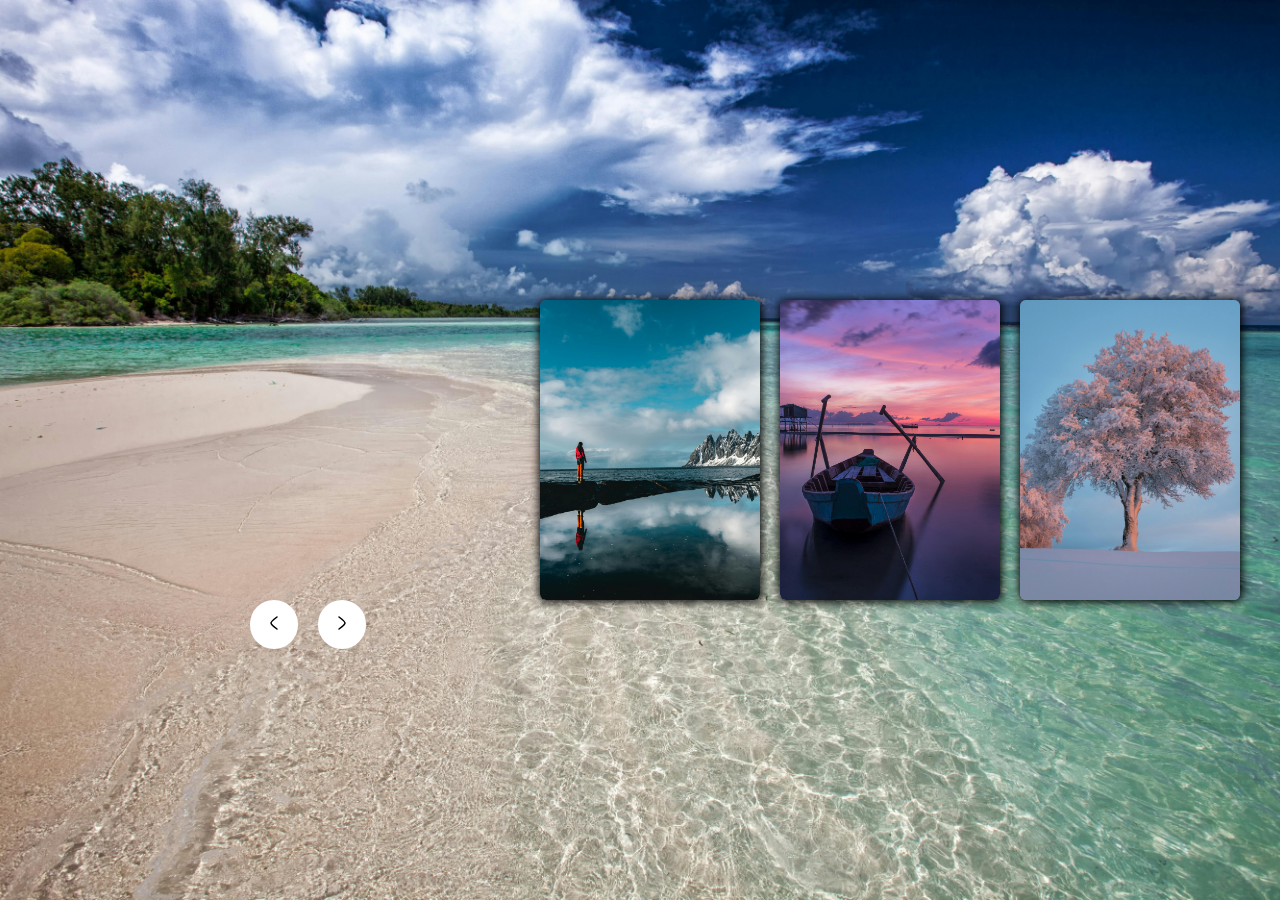
<file: Animation Slider/index.html>
<!DOCTYPE html>
<html lang="en">
<head>
	<meta charset="UTF-8">
	<meta name="viewport" content="width=device-width, initial-scale=1.0">
	<title>Animation Image Background</title>
	<link rel="stylesheet" href="style.css">
</head>
<body>
	<div class="container">
		<div class="image first"></div>
		<div class="image second"></div>
		<div class="image third"></div>
		<div class="buttons">
			<button class="pre-button"><img src="pre.svg" alt="pre"></button>

			<button class="next-button"><img src="next.svg" alt="next"></button>
		</div>
	</div>
	<script src="script.js"></script>
</body>
</html>
</file>
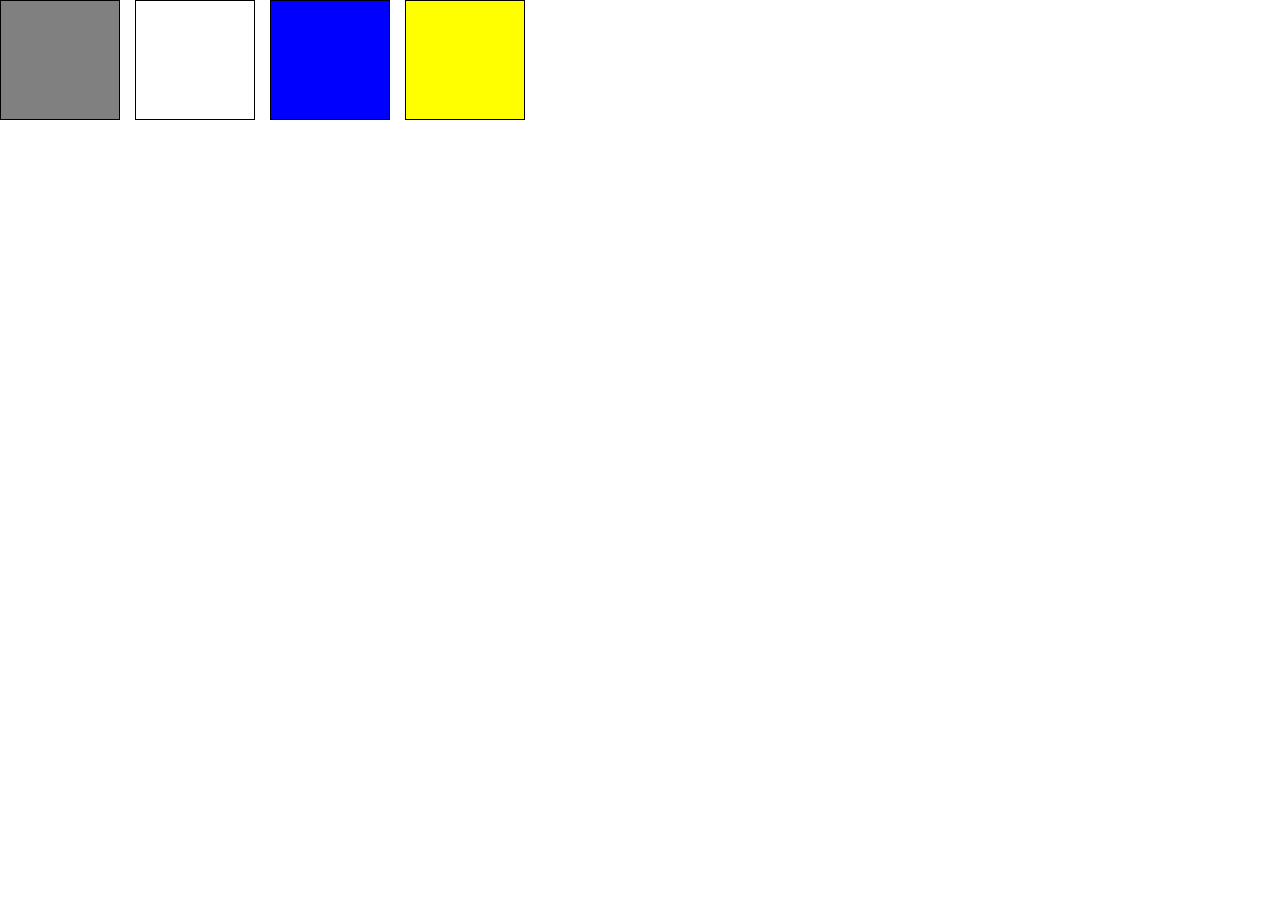
<file: Project/Project_01/index.html>
<!DOCTYPE html>
<html lang="en">
<head>
    <meta charset="UTF-8">
    <meta name="viewport" content="width=device-width, initial-scale=1.0">
    <title>First Project by || Chai or Code</title>
    <link rel="stylesheet" href="style.css">
</head>
<body>
    <div class="container">
        <div class="button" id="grey"></div>
        <div class="button" id="white"></div>
        <div class="button" id="blue"></div>
        <div class="button" id="yellow"></div>
    </div>
    <script src="script.js"></script>
</body>
</html>
</file>
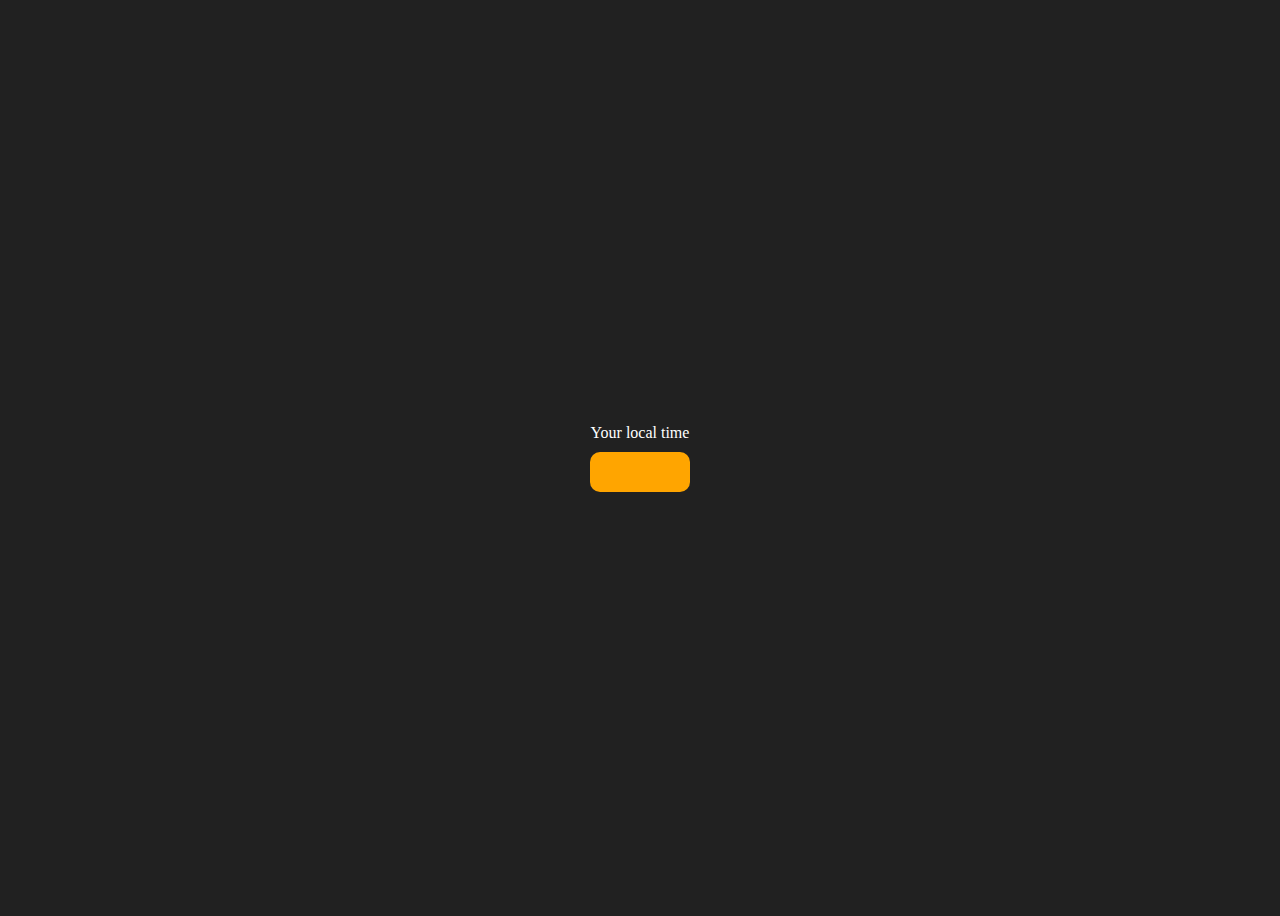
<file: Project/Project_02/index.html>
<!DOCTYPE html>
<html lang="en">
<head>
    <meta charset="UTF-8">
    <meta name="viewport" content="width=device-width, initial-scale=1.0">
    <title>Project 2 by || Chai or Code</title>
    <style>
        body {
            background-color: #212121;
            color: white;
        }

        .center {
            display: flex;
            height: 100vh;
            justify-content: center;
            align-items: center;
            flex-direction: column;
        }

        #clock {
            font-size: 40px;
            background-color: orange;
            padding: 20px 50px;
            margin-top: 10px;
            border-radius: 10px;
        }
    </style>
</head>
<body>
    <div class="center">
        <div id="banner">Your local time</div>
        <div id="clock"></div>
    </div>
    <script src="script.js"></script>
</body>
</html>
</file>
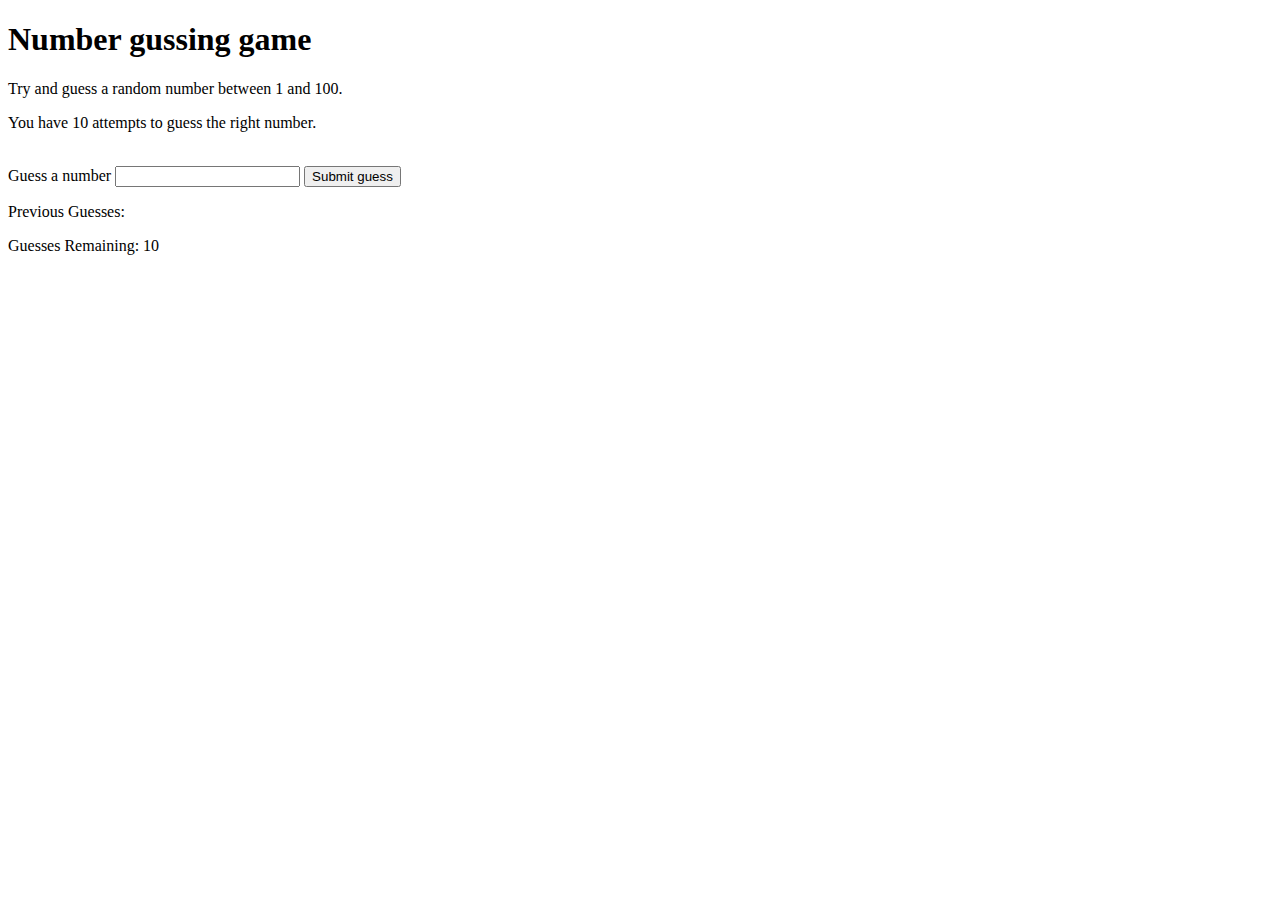
<file: Project/Project_03/index.html>
<!DOCTYPE html>
<html lang="en">
<head>
    <meta charset="UTF-8">
    <meta name="viewport" content="width=device-width, initial-scale=1.0">
    <title>Project 3 by || Chai or Code</title>
</head>
<body>
    <div id="wrapper">
        <h1>Number gussing game</h1>
        <p>Try and guess a random number between 1 and 100.</p>
        <p>You have 10 attempts to guess the right number.</p>
        <br>
        <form class="form">
            <label for="guessField" id="guessField">Guess a number</label>
            <input type="text" id="guessField" class="guessField">
            <input type="submit" id="subt" value="Submit guess" class="guessSubmit">
        </form>
        <div class="resultParas">
            <p>Previous Guesses: <span class="guesses"></span></p>
            <p>Guesses Remaining: <span class="lastResult">10</span></p>
            <p class="lowOrHi"></p>
        </div>
    </div>
    <script src="script.js"></script>
</body>
</html>
</file>
<file: Animation Slider/style.css>
* {
	margin: 0;
	padding: 0;
	box-sizing: border-box;
}

.container {
	display: flex;
	align-items: center;
	justify-content: flex-end;
	gap: 20px;
	width: 100vw;
	height: 100vh;
	background: url(img\ 1.jpg)no-repeat center center/cover;
}

.image {
	position: relative;
	right: 40px;
	width: 220px;
	height: 300px;
	border-radius: 6px;
	box-shadow: 0.5px 1px 10px 1px black;
}

.first {
	background: url(img\ 2.jpg)no-repeat center center/cover;
}

.second {
	background: url(img\ 3.jpg)no-repeat center center/cover;
}

.third {
	background: url(img\ 4.jpg)no-repeat center center/cover;
}

.container .buttons {
	display: flex;
	gap: 20px;
	position: absolute;
	top: 600px;
	left: 250px;
}

.buttons button {
	background-color: white;
	padding: 11px 12px;
	border: none;
	border-radius: 100px;
	cursor: pointer;
}

.buttons button:active {
	transform: scale(0.90);
}
</file>
<file: Project/Project_01/style.css>
* {
    margin: 0;
    padding: 0;
    box-sizing: border-box;
}

.container {
    display: flex;
    gap: 15px;
}

.button {
    width: 120px;
    height: 120px;
    border: 1px solid black;
}

#grey {
    background-color: grey;
}

#white {
    background-color: white;
}

#blue {
    background-color: blue;
}

#yellow {
    background-color: yellow;
}
</file>
